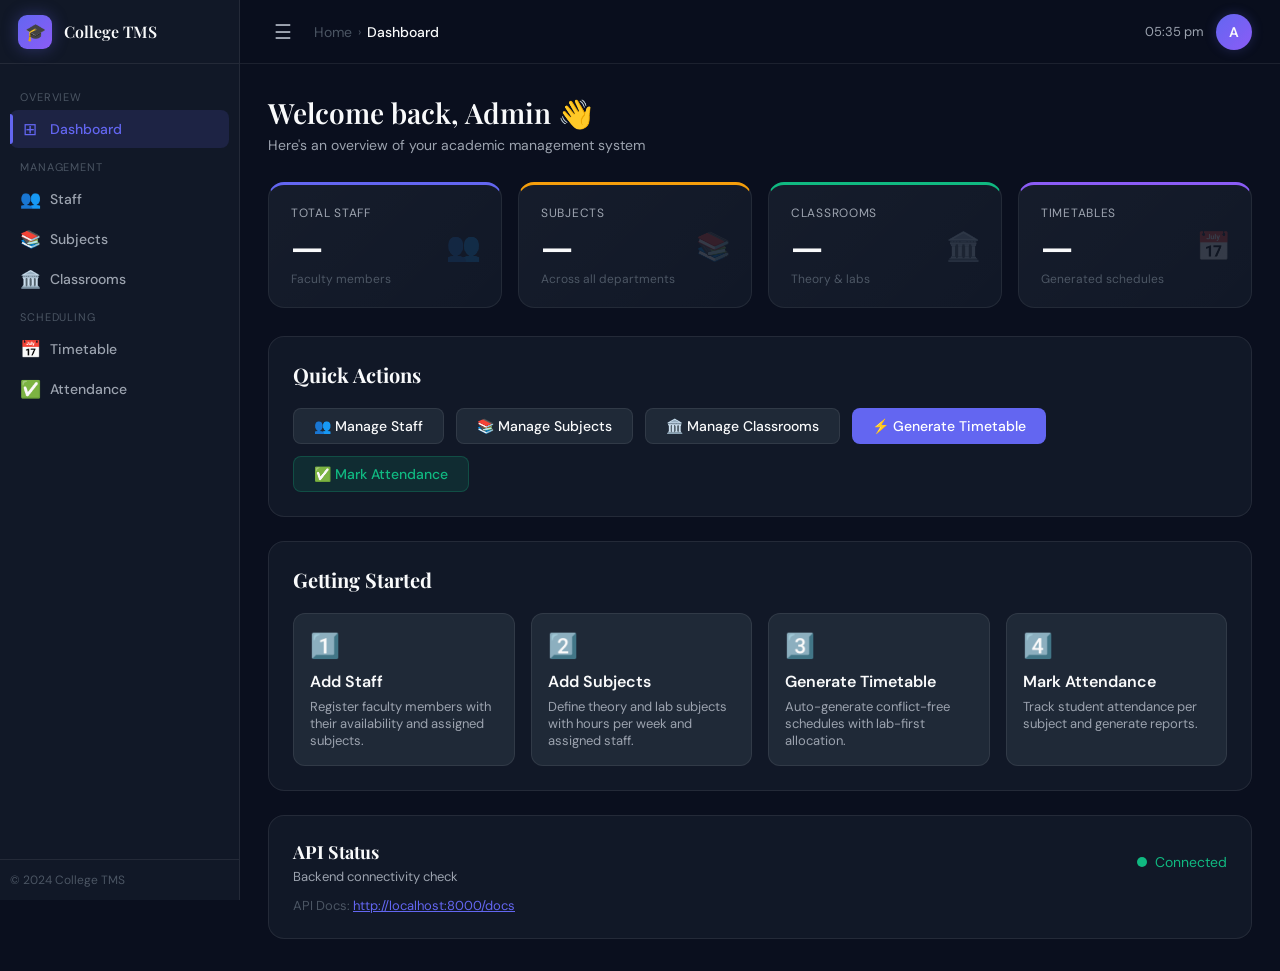
<file: frontend/index.html>
<!DOCTYPE html>
<html lang="en">
<head>
  <meta charset="UTF-8">
  <meta name="viewport" content="width=device-width, initial-scale=1.0">
  <title>College TMS — Dashboard</title>
  <link rel="stylesheet" href="css/main.css">
  <link rel="stylesheet" href="css/sidebar.css">
  <link rel="stylesheet" href="css/animations.css">
</head>
<body>

<!-- ── Sidebar ───────────────────────────────────── -->
<aside class="sidebar" id="sidebar">
  <div class="sidebar-logo">
    <div class="logo-icon">🎓</div>
    <span class="logo-text">College TMS</span>
  </div>
  <nav class="sidebar-nav">
    <span class="nav-section-title">Overview</span>
    <a href="index.html" class="nav-item active">
      <span class="nav-icon">⊞</span>
      <span class="nav-label">Dashboard</span>
    </a>
    <span class="nav-section-title">Management</span>
    <a href="staff.html" class="nav-item">
      <span class="nav-icon">👥</span>
      <span class="nav-label">Staff</span>
    </a>
    <a href="subjects.html" class="nav-item">
      <span class="nav-icon">📚</span>
      <span class="nav-label">Subjects</span>
    </a>
    <a href="classrooms.html" class="nav-item">
      <span class="nav-icon">🏛️</span>
      <span class="nav-label">Classrooms</span>
    </a>
    <span class="nav-section-title">Scheduling</span>
    <a href="timetable.html" class="nav-item">
      <span class="nav-icon">📅</span>
      <span class="nav-label">Timetable</span>
    </a>
    <a href="attendance.html" class="nav-item">
      <span class="nav-icon">✅</span>
      <span class="nav-label">Attendance</span>
    </a>
  </nav>
  <div class="sidebar-footer">
    <span class="nav-label">© 2024 College TMS</span>
  </div>
</aside>

<!-- ── Main Layout ────────────────────────────────── -->
<div class="layout" id="layout">
  <header class="header">
    <div class="header-left">
      <button class="sidebar-toggle" id="sidebar-toggle">☰</button>
      <nav class="breadcrumb">
        <a href="index.html" class="breadcrumb-home">Home</a>
        <span class="breadcrumb-sep">›</span>
        <span class="breadcrumb-current">Dashboard</span>
      </nav>
    </div>
    <div class="header-right">
      <span class="header-time" id="header-time"></span>
      <div class="avatar" title="Admin">A</div>
    </div>
  </header>

  <main class="page-content">
    <div class="page-header">
      <h1>Welcome back, Admin 👋</h1>
      <p>Here's an overview of your academic management system</p>
    </div>

    <!-- Stats -->
    <div class="stats-grid stagger-children" id="stats-grid">
      <div class="stat-card animate-fade-in-up" style="border-top:3px solid var(--accent-primary)">
        <span class="stat-icon">👥</span>
        <div class="stat-label">Total Staff</div>
        <div class="stat-value" id="stat-staff">—</div>
        <div class="stat-sub">Faculty members</div>
      </div>
      <div class="stat-card animate-fade-in-up" style="border-top:3px solid var(--accent-secondary)">
        <span class="stat-icon">📚</span>
        <div class="stat-label">Subjects</div>
        <div class="stat-value" id="stat-subjects">—</div>
        <div class="stat-sub">Across all departments</div>
      </div>
      <div class="stat-card animate-fade-in-up" style="border-top:3px solid var(--accent-success)">
        <span class="stat-icon">🏛️</span>
        <div class="stat-label">Classrooms</div>
        <div class="stat-value" id="stat-classrooms">—</div>
        <div class="stat-sub">Theory & labs</div>
      </div>
      <div class="stat-card animate-fade-in-up" style="border-top:3px solid var(--accent-purple)">
        <span class="stat-icon">📅</span>
        <div class="stat-label">Timetables</div>
        <div class="stat-value" id="stat-timetables">—</div>
        <div class="stat-sub">Generated schedules</div>
      </div>
    </div>

    <!-- Quick Actions -->
    <div class="card mb-24">
      <h3 style="font-family:'Playfair Display',serif;font-size:20px;margin-bottom:20px">Quick Actions</h3>
      <div class="flex gap-12" style="flex-wrap:wrap">
        <a href="staff.html" class="btn btn-secondary">👥 Manage Staff</a>
        <a href="subjects.html" class="btn btn-secondary">📚 Manage Subjects</a>
        <a href="classrooms.html" class="btn btn-secondary">🏛️ Manage Classrooms</a>
        <a href="timetable.html" class="btn btn-primary">⚡ Generate Timetable</a>
        <a href="attendance.html" class="btn btn-success">✅ Mark Attendance</a>
      </div>
    </div>

    <!-- Getting Started -->
    <div class="card">
      <h3 style="font-family:'Playfair Display',serif;font-size:20px;margin-bottom:20px">Getting Started</h3>
      <div style="display:grid;grid-template-columns:repeat(auto-fit,minmax(220px,1fr));gap:16px">
        <div style="padding:16px;background:var(--bg-elevated);border-radius:var(--radius-md);border:1px solid var(--border)">
          <div style="font-size:24px;margin-bottom:10px">1️⃣</div>
          <div style="font-weight:600;margin-bottom:6px">Add Staff</div>
          <div style="font-size:13px;color:var(--text-secondary)">Register faculty members with their availability and assigned subjects.</div>
        </div>
        <div style="padding:16px;background:var(--bg-elevated);border-radius:var(--radius-md);border:1px solid var(--border)">
          <div style="font-size:24px;margin-bottom:10px">2️⃣</div>
          <div style="font-weight:600;margin-bottom:6px">Add Subjects</div>
          <div style="font-size:13px;color:var(--text-secondary)">Define theory and lab subjects with hours per week and assigned staff.</div>
        </div>
        <div style="padding:16px;background:var(--bg-elevated);border-radius:var(--radius-md);border:1px solid var(--border)">
          <div style="font-size:24px;margin-bottom:10px">3️⃣</div>
          <div style="font-weight:600;margin-bottom:6px">Generate Timetable</div>
          <div style="font-size:13px;color:var(--text-secondary)">Auto-generate conflict-free schedules with lab-first allocation.</div>
        </div>
        <div style="padding:16px;background:var(--bg-elevated);border-radius:var(--radius-md);border:1px solid var(--border)">
          <div style="font-size:24px;margin-bottom:10px">4️⃣</div>
          <div style="font-weight:600;margin-bottom:6px">Mark Attendance</div>
          <div style="font-size:13px;color:var(--text-secondary)">Track student attendance per subject and generate reports.</div>
        </div>
      </div>
    </div>

    <!-- API Status -->
    <div class="card mt-24">
      <div class="flex-between">
        <div>
          <h3 style="font-family:'Playfair Display',serif;font-size:18px">API Status</h3>
          <p style="font-size:13px;color:var(--text-secondary);margin-top:4px">Backend connectivity check</p>
        </div>
        <div id="api-status" style="display:flex;align-items:center;gap:8px;font-size:14px">
          <span class="spinner"></span> Checking…
        </div>
      </div>
      <div style="margin-top:12px;font-size:13px;color:var(--text-muted)">
        API Docs: <a href="http://localhost:8000/docs" target="_blank" style="color:var(--accent-primary)">http://localhost:8000/docs</a>
      </div>
    </div>
  </main>
</div>

<script src="js/api.js"></script>
<script src="js/ui.js"></script>
<script>
  async function loadStats() {
    try {
      const [staff, subjects, classrooms, timetables] = await Promise.allSettled([
        api.get('/staff'), api.get('/subjects'), api.get('/classrooms'), api.get('/timetable')
      ]);
      document.getElementById('stat-staff').textContent      = staff.value?.length      ?? '—';
      document.getElementById('stat-subjects').textContent   = subjects.value?.length   ?? '—';
      document.getElementById('stat-classrooms').textContent = classrooms.value?.length ?? '—';
      document.getElementById('stat-timetables').textContent = timetables.value?.length ?? '—';

      document.getElementById('api-status').innerHTML = `
        <span style="width:10px;height:10px;border-radius:50%;background:var(--accent-success);display:inline-block"></span>
        <span style="color:var(--accent-success)">Connected</span>`;
    } catch(e) {
      document.getElementById('api-status').innerHTML = `
        <span style="width:10px;height:10px;border-radius:50%;background:var(--accent-danger);display:inline-block"></span>
        <span style="color:var(--accent-danger)">Offline — Start the backend server</span>`;
    }
  }
  document.addEventListener('DOMContentLoaded', loadStats);
</script>
</body>
</html>
</file>
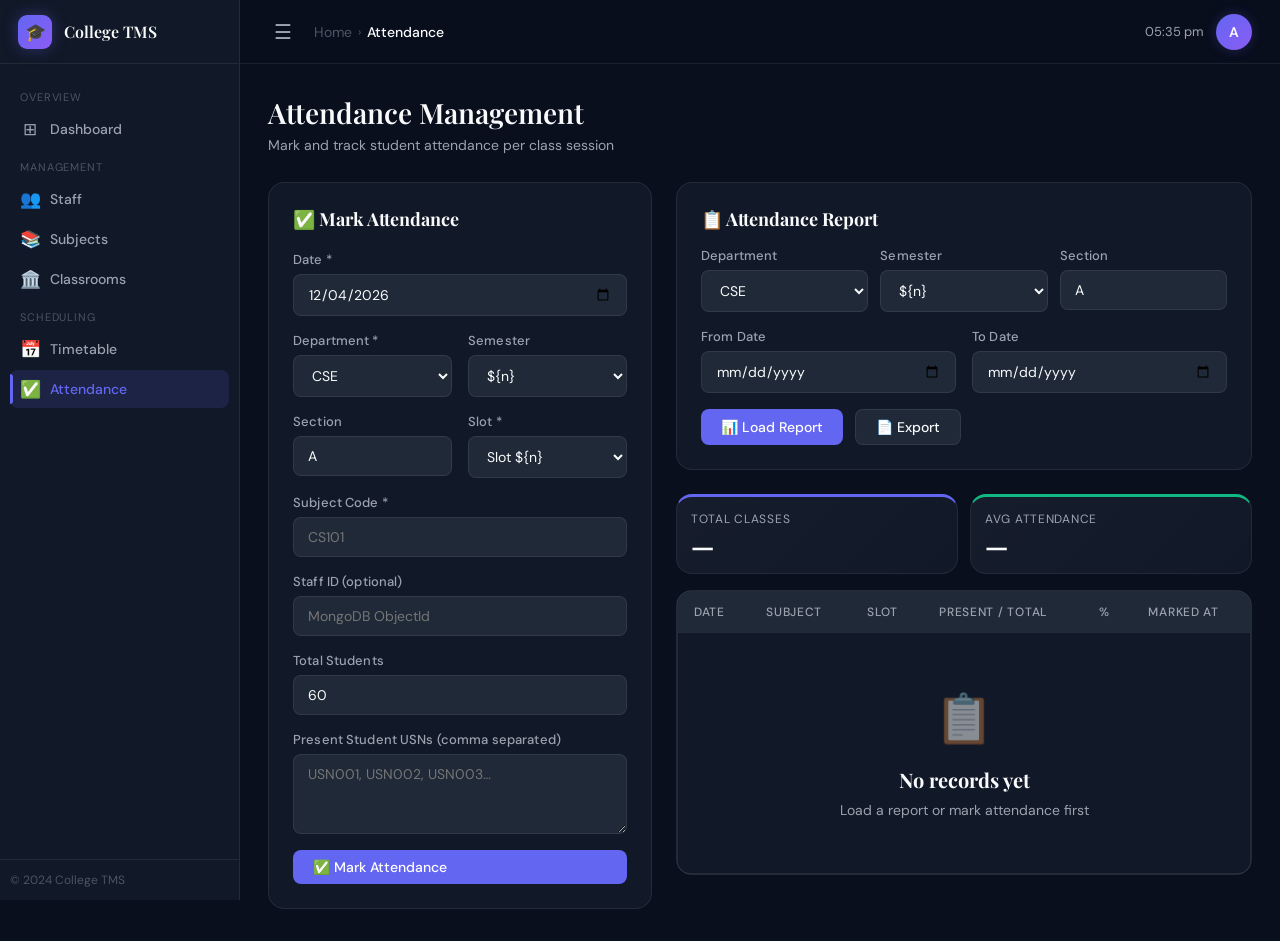
<file: frontend/attendance.html>
<!DOCTYPE html>
<html lang="en">
<head>
  <meta charset="UTF-8">
  <meta name="viewport" content="width=device-width, initial-scale=1.0">
  <title>College TMS — Attendance</title>
  <link rel="stylesheet" href="css/main.css">
  <link rel="stylesheet" href="css/sidebar.css">
  <link rel="stylesheet" href="css/animations.css">
</head>
<body>

<aside class="sidebar" id="sidebar">
  <div class="sidebar-logo">
    <div class="logo-icon">🎓</div>
    <span class="logo-text">College TMS</span>
  </div>
  <nav class="sidebar-nav">
    <span class="nav-section-title">Overview</span>
    <a href="index.html" class="nav-item"><span class="nav-icon">⊞</span><span class="nav-label">Dashboard</span></a>
    <span class="nav-section-title">Management</span>
    <a href="staff.html" class="nav-item"><span class="nav-icon">👥</span><span class="nav-label">Staff</span></a>
    <a href="subjects.html" class="nav-item"><span class="nav-icon">📚</span><span class="nav-label">Subjects</span></a>
    <a href="classrooms.html" class="nav-item"><span class="nav-icon">🏛️</span><span class="nav-label">Classrooms</span></a>
    <span class="nav-section-title">Scheduling</span>
    <a href="timetable.html" class="nav-item"><span class="nav-icon">📅</span><span class="nav-label">Timetable</span></a>
    <a href="attendance.html" class="nav-item active"><span class="nav-icon">✅</span><span class="nav-label">Attendance</span></a>
  </nav>
  <div class="sidebar-footer"><span class="nav-label">© 2024 College TMS</span></div>
</aside>

<div class="layout" id="layout">
  <header class="header">
    <div class="header-left">
      <button class="sidebar-toggle" id="sidebar-toggle">☰</button>
      <nav class="breadcrumb">
        <a href="index.html" class="breadcrumb-home">Home</a>
        <span class="breadcrumb-sep">›</span>
        <span class="breadcrumb-current">Attendance</span>
      </nav>
    </div>
    <div class="header-right">
      <span class="header-time" id="header-time"></span>
      <div class="avatar">A</div>
    </div>
  </header>

  <main class="page-content">
    <div class="page-header">
      <h1>Attendance Management</h1>
      <p>Mark and track student attendance per class session</p>
    </div>

    <div style="display:grid;grid-template-columns:1fr 1.5fr;gap:24px;align-items:start" id="att-layout">

      <!-- Mark Attendance -->
      <div class="card">
        <h3 style="font-family:'Playfair Display',serif;font-size:18px;margin-bottom:20px">✅ Mark Attendance</h3>

        <div class="input-group"><label>Date *</label><input id="att-date" type="date"></div>
        <div class="grid-2">
          <div class="input-group">
            <label>Department *</label>
            <select id="att-dept">
              <option value="CSE">CSE</option><option value="ECE">ECE</option>
              <option value="MECH">MECH</option><option value="CIVIL">CIVIL</option>
            </select>
          </div>
          <div class="input-group">
            <label>Semester</label>
            <select id="att-sem">${[1,2,3,4,5,6,7,8].map(n=>`<option>${n}</option>`).join('')}</select>
          </div>
        </div>
        <div class="grid-2">
          <div class="input-group"><label>Section</label><input id="att-section" value="A" style="text-transform:uppercase" placeholder="A"></div>
          <div class="input-group"><label>Slot *</label>
            <select id="att-slot">${[1,2,3,4,5,6].map(n=>`<option value="${n}">Slot ${n}</option>`).join('')}</select>
          </div>
        </div>
        <div class="input-group"><label>Subject Code *</label><input id="att-subject" placeholder="CS101" style="text-transform:uppercase"></div>
        <div class="input-group"><label>Staff ID (optional)</label><input id="att-staff" placeholder="MongoDB ObjectId"></div>
        <div class="input-group"><label>Total Students</label><input id="att-total" type="number" value="60" min="1"></div>
        <div class="input-group">
          <label>Present Student USNs (comma separated)</label>
          <textarea id="att-present" placeholder="USN001, USN002, USN003…" rows="3"></textarea>
        </div>

        <button class="btn btn-primary w-full" id="mark-btn" onclick="markAttendance()">
          ✅ Mark Attendance
        </button>
      </div>

      <!-- Report Section -->
      <div>
        <div class="card mb-24">
          <h3 style="font-family:'Playfair Display',serif;font-size:18px;margin-bottom:16px">📋 Attendance Report</h3>
          <div style="display:grid;grid-template-columns:repeat(auto-fit,minmax(110px,1fr));gap:12px;margin-bottom:16px">
            <div class="input-group" style="margin:0">
              <label>Department</label>
              <select id="rep-dept">
                <option value="CSE">CSE</option><option value="ECE">ECE</option>
                <option value="MECH">MECH</option><option value="CIVIL">CIVIL</option>
              </select>
            </div>
            <div class="input-group" style="margin:0">
              <label>Semester</label>
              <select id="rep-sem">${[1,2,3,4,5,6,7,8].map(n=>`<option>${n}</option>`).join('')}</select>
            </div>
            <div class="input-group" style="margin:0">
              <label>Section</label>
              <input id="rep-section" value="A">
            </div>
          </div>
          <div class="grid-2 mb-16">
            <div class="input-group" style="margin:0"><label>From Date</label><input id="rep-from" type="date"></div>
            <div class="input-group" style="margin:0"><label>To Date</label><input id="rep-to" type="date"></div>
          </div>
          <div style="display:flex;gap:12px">
            <button class="btn btn-primary" onclick="loadReport()">📊 Load Report</button>
            <button class="btn btn-secondary" onclick="exportAttPDF()">📄 Export</button>
          </div>
        </div>

        <!-- Summary stats -->
        <div style="display:grid;grid-template-columns:1fr 1fr;gap:12px;margin-bottom:16px">
          <div class="stat-card" style="padding:14px;border-top:3px solid var(--accent-primary)">
            <div class="stat-label">Total Classes</div>
            <div class="stat-value" id="att-total-classes" style="font-size:26px">—</div>
          </div>
          <div class="stat-card" style="padding:14px;border-top:3px solid var(--accent-success)">
            <div class="stat-label">Avg Attendance</div>
            <div class="stat-value" id="att-avg-pct" style="font-size:26px">—</div>
          </div>
        </div>

        <!-- Report table -->
        <div class="card" style="padding:0">
          <div class="table-wrapper">
            <table class="data-table">
              <thead>
                <tr>
                  <th>Date</th>
                  <th>Subject</th>
                  <th>Slot</th>
                  <th>Present / Total</th>
                  <th>%</th>
                  <th>Marked At</th>
                </tr>
              </thead>
              <tbody id="att-tbody">
                <tr><td colspan="6"><div class="empty-state" style="padding:40px 20px"><div class="empty-icon">📋</div><h3>No records yet</h3><p>Load a report or mark attendance first</p></div></td></tr>
              </tbody>
            </table>
          </div>
        </div>
      </div>
    </div>
  </main>
</div>

<script src="js/api.js"></script>
<script src="js/ui.js"></script>
<script src="js/attendance.js"></script>
<script>
async function exportAttPDF() {
  const dept    = document.getElementById('rep-dept').value;
  const sem     = document.getElementById('rep-sem').value;
  const section = document.getElementById('rep-section').value.trim() || 'A';
https://nietweb.onrender.com/api/export/attendance/${dept}/${sem}/pdf?section=${section}
}

// Responsive: stack on small screens
function adjustLayout() {
  const layout = document.getElementById('att-layout');
  if (window.innerWidth < 900) {
    layout.style.gridTemplateColumns = '1fr';
  } else {
    layout.style.gridTemplateColumns = '1fr 1.5fr';
  }
}
window.addEventListener('resize', adjustLayout);
adjustLayout();
</script>
</body>
</html>
</file>
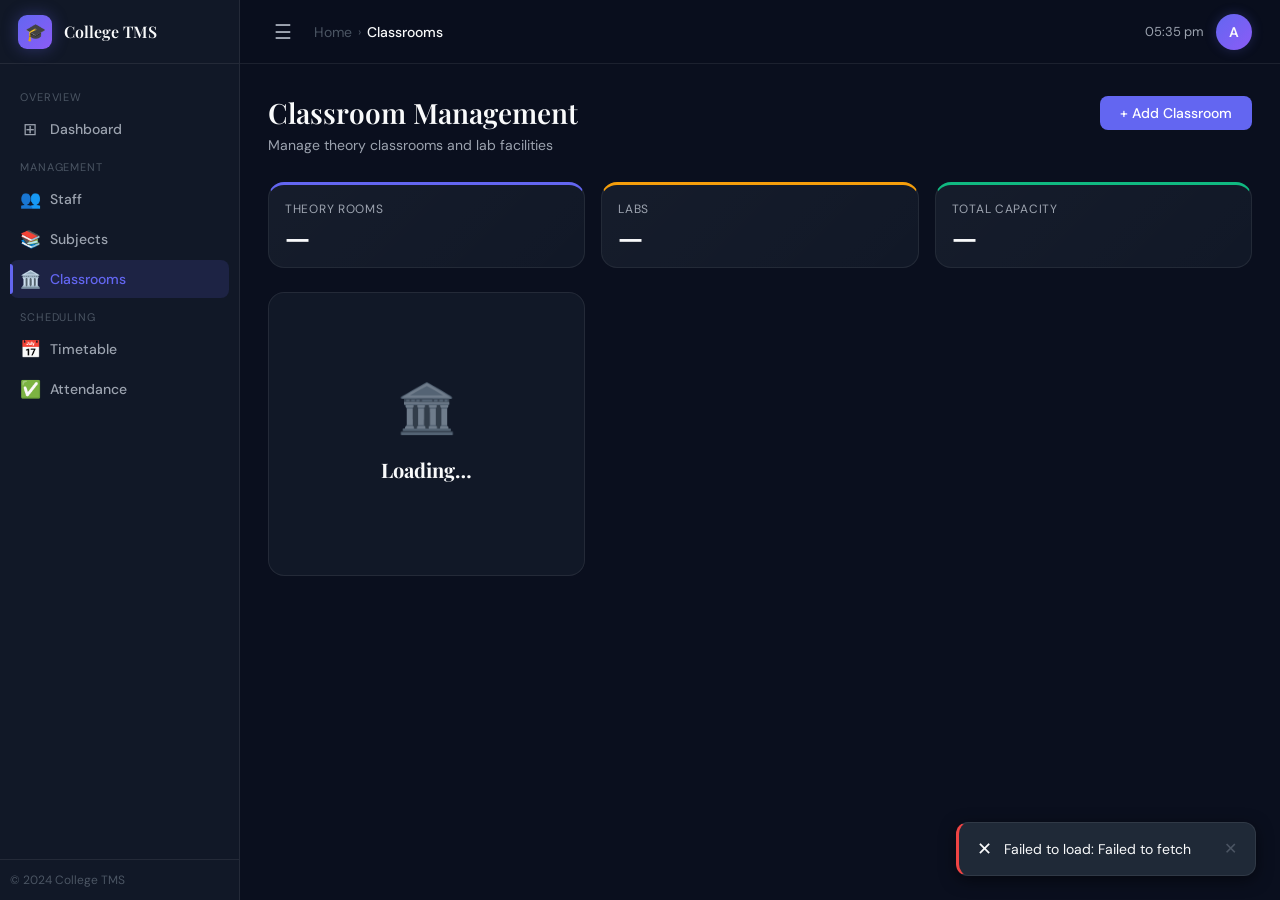
<file: frontend/classrooms.html>
<!DOCTYPE html>
<html lang="en">
<head>
  <meta charset="UTF-8">
  <meta name="viewport" content="width=device-width, initial-scale=1.0">
  <title>College TMS — Classrooms</title>
  <link rel="stylesheet" href="css/main.css">
  <link rel="stylesheet" href="css/sidebar.css">
  <link rel="stylesheet" href="css/animations.css">
</head>
<body>

<aside class="sidebar" id="sidebar">
  <div class="sidebar-logo">
    <div class="logo-icon">🎓</div>
    <span class="logo-text">College TMS</span>
  </div>
  <nav class="sidebar-nav">
    <span class="nav-section-title">Overview</span>
    <a href="index.html" class="nav-item"><span class="nav-icon">⊞</span><span class="nav-label">Dashboard</span></a>
    <span class="nav-section-title">Management</span>
    <a href="staff.html" class="nav-item"><span class="nav-icon">👥</span><span class="nav-label">Staff</span></a>
    <a href="subjects.html" class="nav-item"><span class="nav-icon">📚</span><span class="nav-label">Subjects</span></a>
    <a href="classrooms.html" class="nav-item active"><span class="nav-icon">🏛️</span><span class="nav-label">Classrooms</span></a>
    <span class="nav-section-title">Scheduling</span>
    <a href="timetable.html" class="nav-item"><span class="nav-icon">📅</span><span class="nav-label">Timetable</span></a>
    <a href="attendance.html" class="nav-item"><span class="nav-icon">✅</span><span class="nav-label">Attendance</span></a>
  </nav>
  <div class="sidebar-footer"><span class="nav-label">© 2024 College TMS</span></div>
</aside>

<div class="layout" id="layout">
  <header class="header">
    <div class="header-left">
      <button class="sidebar-toggle" id="sidebar-toggle">☰</button>
      <nav class="breadcrumb">
        <a href="index.html" class="breadcrumb-home">Home</a>
        <span class="breadcrumb-sep">›</span>
        <span class="breadcrumb-current">Classrooms</span>
      </nav>
    </div>
    <div class="header-right">
      <span class="header-time" id="header-time"></span>
      <div class="avatar">A</div>
    </div>
  </header>

  <main class="page-content">
    <div class="page-header-row">
      <div class="page-header" style="margin-bottom:0">
        <h1>Classroom Management</h1>
        <p>Manage theory classrooms and lab facilities</p>
      </div>
      <button class="btn btn-primary" onclick="openAdd()">+ Add Classroom</button>
    </div>

    <!-- Stats mini -->
    <div class="stats-grid" style="grid-template-columns:repeat(auto-fit,minmax(150px,1fr));margin-bottom:24px">
      <div class="stat-card" style="padding:16px;border-top:3px solid var(--accent-primary)">
        <div class="stat-label">Theory Rooms</div>
        <div class="stat-value" id="count-theory" style="font-size:28px">—</div>
      </div>
      <div class="stat-card" style="padding:16px;border-top:3px solid var(--accent-secondary)">
        <div class="stat-label">Labs</div>
        <div class="stat-value" id="count-lab" style="font-size:28px">—</div>
      </div>
      <div class="stat-card" style="padding:16px;border-top:3px solid var(--accent-success)">
        <div class="stat-label">Total Capacity</div>
        <div class="stat-value" id="count-cap" style="font-size:28px">—</div>
      </div>
    </div>

    <!-- Cards grid -->
    <div id="room-grid" style="display:grid;grid-template-columns:repeat(auto-fill,minmax(260px,1fr));gap:16px">
      <div class="card"><div class="empty-state"><div class="empty-icon">🏛️</div><h3>Loading…</h3></div></div>
    </div>
  </main>
</div>

<script src="js/api.js"></script>
<script src="js/ui.js"></script>
<script>
let allRooms = [];

async function loadRooms() {
  try {
    allRooms = await api.get('/classrooms');
    renderRooms(allRooms);
    document.getElementById('count-theory').textContent = allRooms.filter(r=>r.type==='theory').length;
    document.getElementById('count-lab').textContent    = allRooms.filter(r=>r.type==='lab').length;
    document.getElementById('count-cap').textContent    = allRooms.reduce((a,r)=>a+(r.capacity||0),0);
  } catch(e) {
    ui.toast('Failed to load: ' + e.message, 'error');
  }
}

function renderRooms(list) {
  const grid = document.getElementById('room-grid');
  if (!list.length) {
    grid.innerHTML = `<div class="card" style="grid-column:1/-1"><div class="empty-state"><div class="empty-icon">🏛️</div><h3>No classrooms yet</h3><p>Add your first classroom to get started</p></div></div>`;
    return;
  }
  grid.innerHTML = list.map(r => `
    <div class="card animate-fade-in-up" style="padding:20px">
      <div style="display:flex;justify-content:space-between;align-items:flex-start;margin-bottom:12px">
        <div>
          <div style="font-size:22px;font-family:'Playfair Display',serif;font-weight:600">${r.room_number}</div>
          <div style="font-size:13px;color:var(--text-secondary)">${r.building}</div>
        </div>
        <span class="badge ${r.type==='lab'?'badge-lab':'badge-theory'}">${r.type}</span>
      </div>
      <div style="display:flex;gap:16px;font-size:13px;color:var(--text-secondary);margin-bottom:16px">
        <span>👥 ${r.capacity} seats</span>
        ${r.department ? `<span>🏫 ${r.department}</span>` : ''}
      </div>
      ${r.facilities?.length ? `<div style="display:flex;flex-wrap:wrap;gap:4px;margin-bottom:12px">${r.facilities.map(f=>`<span class="badge badge-free" style="font-size:11px">${f}</span>`).join('')}</div>` : ''}
      <div class="flex gap-8 mt-8">
        <button class="btn btn-secondary btn-sm" style="flex:1" onclick="editRoom('${r.id}')">Edit</button>
        <button class="btn btn-danger btn-sm" onclick="deleteRoom('${r.id}','${r.room_number}')">🗑</button>
      </div>
    </div>
  `).join('');
}

function roomModalContent(r = {}) {
  const FACILITIES = ['Projector','Smart Board','AC','WiFi','Lab Computers','Oscilloscope','3D Printer'];
  return `
    <div class="grid-2">
      <div class="input-group"><label>Room Number *</label><input id="r-num" value="${r.room_number||''}" placeholder="101-A"></div>
      <div class="input-group"><label>Building *</label><input id="r-bld" value="${r.building||''}" placeholder="Main Block"></div>
    </div>
    <div class="grid-2">
      <div class="input-group"><label>Type</label>
        <select id="r-type"><option value="theory" ${r.type!=='lab'?'selected':''}>Theory</option><option value="lab" ${r.type==='lab'?'selected':''}>Lab</option></select>
      </div>
      <div class="input-group"><label>Capacity</label><input id="r-cap" type="number" value="${r.capacity||60}" min="1"></div>
    </div>
    <div class="input-group"><label>Department</label>
      <select id="r-dept">
        <option value="" ${!r.department?'selected':''}>General</option>
        ${['CSE','ECE','MECH','CIVIL','EEE'].map(d=>`<option value="${d}" ${r.department===d?'selected':''}>${d}</option>`).join('')}
      </select>
    </div>
    <div class="input-group"><label>Facilities</label>
      <div style="display:flex;flex-wrap:wrap;gap:8px;margin-top:6px">
        ${FACILITIES.map(f=>`<label style="display:flex;align-items:center;gap:5px;font-size:13px;cursor:pointer">
          <input type="checkbox" class="fac-check" value="${f}" ${(r.facilities||[]).includes(f)?'checked':''} style="accent-color:var(--accent-primary)">
          ${f}
        </label>`).join('')}
      </div>
    </div>
  `;
}

function readFacilities(overlay) {
  return [...overlay.querySelectorAll('.fac-check:checked')].map(c => c.value);
}

function openAdd() {
  ui.modal({
    title: 'Add Classroom',
    content: roomModalContent(),
    confirmText: 'Add Classroom',
    onConfirm: async (overlay) => {
      const room_number = overlay.querySelector('#r-num').value.trim();
      const building    = overlay.querySelector('#r-bld').value.trim();
      const type        = overlay.querySelector('#r-type').value;
      const capacity    = parseInt(overlay.querySelector('#r-cap').value);
      const department  = overlay.querySelector('#r-dept').value;
      const facilities  = readFacilities(overlay);
      if (!room_number || !building) { ui.toast('Room number and building are required', 'error'); throw new Error(); }
      await api.post('/classrooms', { room_number, building, type, capacity, department, facilities });
      ui.toast('Classroom added!', 'success');
      await loadRooms();
    },
  });
}

async function editRoom(id) {
  const r = allRooms.find(x => x.id === id);
  if (!r) return;
  ui.modal({
    title: 'Edit Classroom',
    content: roomModalContent(r),
    confirmText: 'Save Changes',
    onConfirm: async (overlay) => {
      const room_number = overlay.querySelector('#r-num').value.trim();
      const building    = overlay.querySelector('#r-bld').value.trim();
      const type        = overlay.querySelector('#r-type').value;
      const capacity    = parseInt(overlay.querySelector('#r-cap').value);
      const department  = overlay.querySelector('#r-dept').value;
      const facilities  = readFacilities(overlay);
      await api.put(`/classrooms/${id}`, { room_number, building, type, capacity, department, facilities });
      ui.toast('Updated!', 'success');
      await loadRooms();
    },
  });
}

async function deleteRoom(id, num) {
  const ok = await ui.confirm(`Delete classroom <strong>${num}</strong>?`);
  if (!ok) return;
  try {
    await api.delete(`/classrooms/${id}`);
    ui.toast(`${num} deleted`, 'success');
    await loadRooms();
  } catch(e) { ui.toast(e.message, 'error'); }
}

document.addEventListener('DOMContentLoaded', loadRooms);
</script>
</body>
</html>
</file>
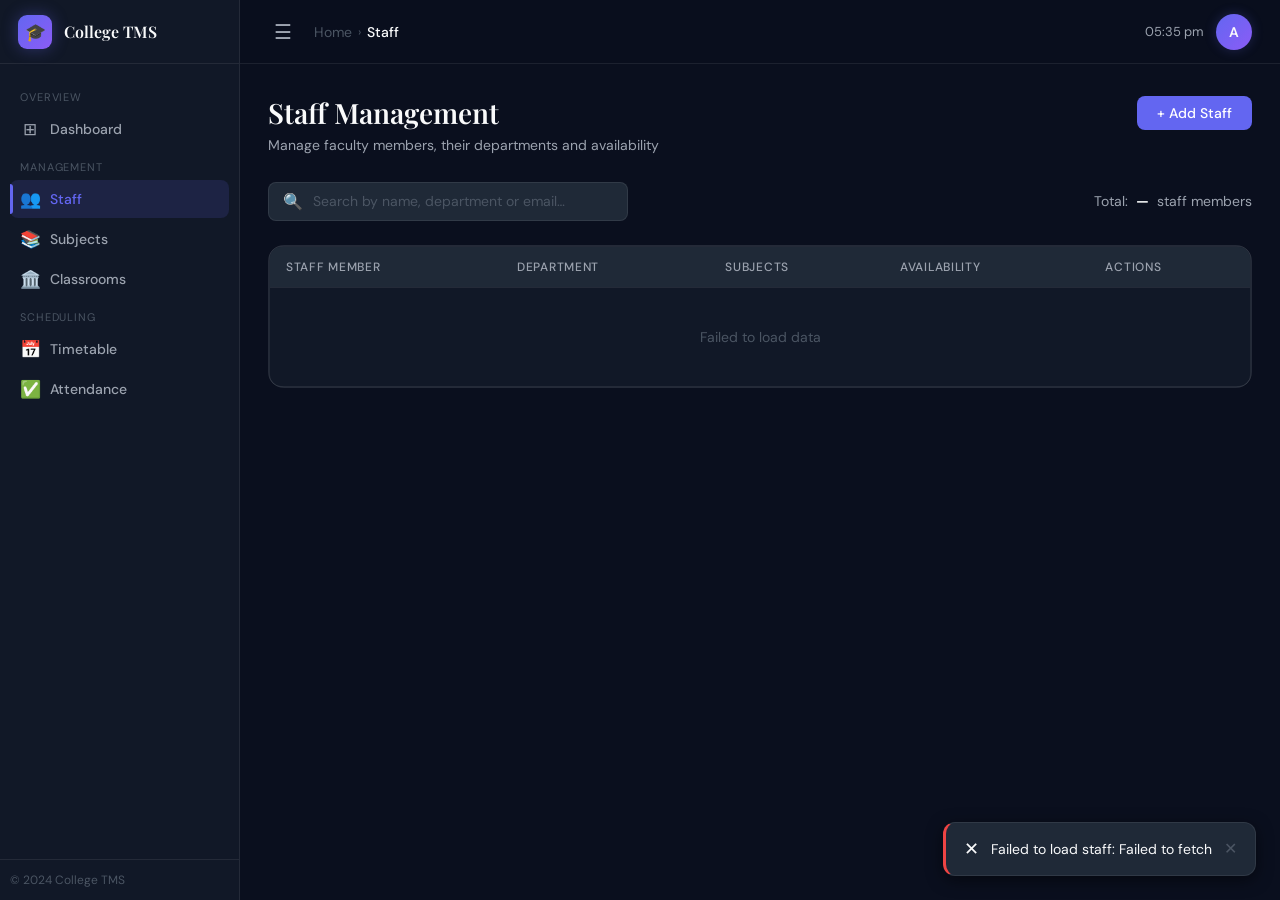
<file: frontend/staff.html>
<!DOCTYPE html>
<html lang="en">
<head>
  <meta charset="UTF-8">
  <meta name="viewport" content="width=device-width, initial-scale=1.0">
  <title>College TMS — Staff</title>
  <link rel="stylesheet" href="css/main.css">
  <link rel="stylesheet" href="css/sidebar.css">
  <link rel="stylesheet" href="css/animations.css">
</head>
<body>

<aside class="sidebar" id="sidebar">
  <div class="sidebar-logo">
    <div class="logo-icon">🎓</div>
    <span class="logo-text">College TMS</span>
  </div>
  <nav class="sidebar-nav">
    <span class="nav-section-title">Overview</span>
    <a href="index.html" class="nav-item"><span class="nav-icon">⊞</span><span class="nav-label">Dashboard</span></a>
    <span class="nav-section-title">Management</span>
    <a href="staff.html" class="nav-item active"><span class="nav-icon">👥</span><span class="nav-label">Staff</span></a>
    <a href="subjects.html" class="nav-item"><span class="nav-icon">📚</span><span class="nav-label">Subjects</span></a>
    <a href="classrooms.html" class="nav-item"><span class="nav-icon">🏛️</span><span class="nav-label">Classrooms</span></a>
    <span class="nav-section-title">Scheduling</span>
    <a href="timetable.html" class="nav-item"><span class="nav-icon">📅</span><span class="nav-label">Timetable</span></a>
    <a href="attendance.html" class="nav-item"><span class="nav-icon">✅</span><span class="nav-label">Attendance</span></a>
  </nav>
  <div class="sidebar-footer"><span class="nav-label">© 2024 College TMS</span></div>
</aside>

<div class="layout" id="layout">
  <header class="header">
    <div class="header-left">
      <button class="sidebar-toggle" id="sidebar-toggle">☰</button>
      <nav class="breadcrumb">
        <a href="index.html" class="breadcrumb-home">Home</a>
        <span class="breadcrumb-sep">›</span>
        <span class="breadcrumb-current">Staff</span>
      </nav>
    </div>
    <div class="header-right">
      <span class="header-time" id="header-time"></span>
      <div class="avatar">A</div>
    </div>
  </header>

  <main class="page-content">
    <div class="page-header-row">
      <div class="page-header" style="margin-bottom:0">
        <h1>Staff Management</h1>
        <p>Manage faculty members, their departments and availability</p>
      </div>
      <button class="btn btn-primary" onclick="openAddStaff()">+ Add Staff</button>
    </div>

    <!-- Search & Stats -->
    <div class="flex-between gap-16 mb-24" style="flex-wrap:wrap">
      <div class="search-bar" style="flex:1;max-width:360px">
        <span>🔍</span>
        <input id="staff-search" placeholder="Search by name, department or email…">
      </div>
      <div style="display:flex;align-items:center;gap:8px;font-size:14px;color:var(--text-secondary)">
        Total: <strong id="staff-count" style="color:var(--text-primary)">—</strong> staff members
      </div>
    </div>

    <!-- Table -->
    <div class="card" style="padding:0">
      <div class="table-wrapper">
        <table class="data-table">
          <thead>
            <tr>
              <th>Staff Member</th>
              <th>Department</th>
              <th>Subjects</th>
              <th>Availability</th>
              <th>Actions</th>
            </tr>
          </thead>
          <tbody id="staff-tbody">
            <tr><td colspan="5"><div class="empty-state"><div class="empty-icon">👥</div><h3>Loading…</h3></div></td></tr>
          </tbody>
        </table>
      </div>
    </div>
  </main>
</div>

<script src="js/api.js"></script>
<script src="js/ui.js"></script>
<script src="js/staff.js"></script>
</body>
</html>
</file>
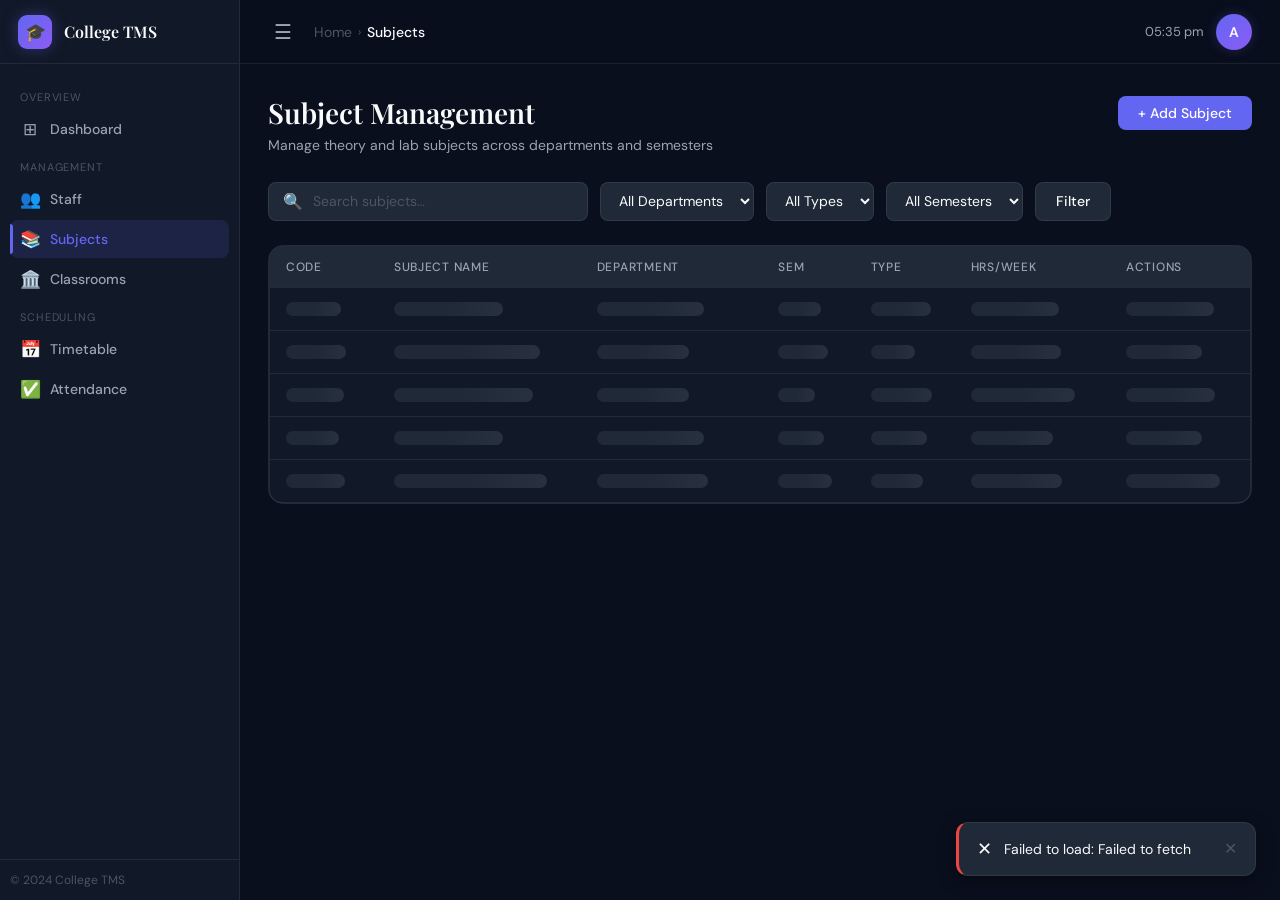
<file: frontend/subjects.html>
<!DOCTYPE html>
<html lang="en">
<head>
  <meta charset="UTF-8">
  <meta name="viewport" content="width=device-width, initial-scale=1.0">
  <title>College TMS — Subjects</title>
  <link rel="stylesheet" href="css/main.css">
  <link rel="stylesheet" href="css/sidebar.css">
  <link rel="stylesheet" href="css/animations.css">
</head>
<body>

<aside class="sidebar" id="sidebar">
  <div class="sidebar-logo">
    <div class="logo-icon">🎓</div>
    <span class="logo-text">College TMS</span>
  </div>
  <nav class="sidebar-nav">
    <span class="nav-section-title">Overview</span>
    <a href="index.html" class="nav-item"><span class="nav-icon">⊞</span><span class="nav-label">Dashboard</span></a>
    <span class="nav-section-title">Management</span>
    <a href="staff.html" class="nav-item"><span class="nav-icon">👥</span><span class="nav-label">Staff</span></a>
    <a href="subjects.html" class="nav-item active"><span class="nav-icon">📚</span><span class="nav-label">Subjects</span></a>
    <a href="classrooms.html" class="nav-item"><span class="nav-icon">🏛️</span><span class="nav-label">Classrooms</span></a>
    <span class="nav-section-title">Scheduling</span>
    <a href="timetable.html" class="nav-item"><span class="nav-icon">📅</span><span class="nav-label">Timetable</span></a>
    <a href="attendance.html" class="nav-item"><span class="nav-icon">✅</span><span class="nav-label">Attendance</span></a>
  </nav>
  <div class="sidebar-footer"><span class="nav-label">© 2024 College TMS</span></div>
</aside>

<div class="layout" id="layout">
  <header class="header">
    <div class="header-left">
      <button class="sidebar-toggle" id="sidebar-toggle">☰</button>
      <nav class="breadcrumb">
        <a href="index.html" class="breadcrumb-home">Home</a>
        <span class="breadcrumb-sep">›</span>
        <span class="breadcrumb-current">Subjects</span>
      </nav>
    </div>
    <div class="header-right">
      <span class="header-time" id="header-time"></span>
      <div class="avatar">A</div>
    </div>
  </header>

  <main class="page-content">
    <div class="page-header-row">
      <div class="page-header" style="margin-bottom:0">
        <h1>Subject Management</h1>
        <p>Manage theory and lab subjects across departments and semesters</p>
      </div>
      <button class="btn btn-primary" onclick="openAddSubject()">+ Add Subject</button>
    </div>

    <!-- Filters -->
    <div class="flex gap-12 mb-24" style="flex-wrap:wrap">
      <div class="search-bar" style="flex:1;max-width:320px">
        <span>🔍</span>
        <input id="sub-search" placeholder="Search subjects…">
      </div>
      <select id="filter-dept" class="input-group" style="margin:0;min-width:140px;background:var(--bg-elevated);border:1px solid var(--border);border-radius:var(--radius-sm);padding:8px 14px;color:var(--text-primary);font-family:'DM Sans',sans-serif;font-size:14px;outline:none">
        <option value="">All Departments</option>
        <option value="CSE">CSE</option>
        <option value="ECE">ECE</option>
        <option value="MECH">MECH</option>
      </select>
      <select id="filter-type" style="background:var(--bg-elevated);border:1px solid var(--border);border-radius:var(--radius-sm);padding:8px 14px;color:var(--text-primary);font-family:'DM Sans',sans-serif;font-size:14px;outline:none">
        <option value="">All Types</option>
        <option value="theory">Theory</option>
        <option value="lab">Lab</option>
      </select>
      <select id="filter-sem" style="background:var(--bg-elevated);border:1px solid var(--border);border-radius:var(--radius-sm);padding:8px 14px;color:var(--text-primary);font-family:'DM Sans',sans-serif;font-size:14px;outline:none">
        <option value="">All Semesters</option>
        <option>1</option><option>2</option><option>3</option>
        <option>4</option><option>5</option><option>6</option>
      </select>
      <button class="btn btn-secondary" onclick="applyFilters()">Filter</button>
    </div>

    <!-- Table -->
    <div class="card" style="padding:0">
      <div class="table-wrapper">
        <table class="data-table">
          <thead>
            <tr>
              <th>Code</th>
              <th>Subject Name</th>
              <th>Department</th>
              <th>Sem</th>
              <th>Type</th>
              <th>Hrs/Week</th>
              <th>Actions</th>
            </tr>
          </thead>
          <tbody id="sub-tbody">
            <tr><td colspan="7"><div class="empty-state"><div class="empty-icon">📚</div><h3>Loading…</h3></div></td></tr>
          </tbody>
        </table>
      </div>
    </div>
  </main>
</div>

<script src="js/api.js"></script>
<script src="js/ui.js"></script>
<script>
let allSubjects = [];
let allStaff = [];
const SUBJECT_COLORS = ['#6366F1','#F59E0B','#10B981','#EF4444','#8B5CF6','#06B6D4','#EC4899','#84CC16'];

async function loadSubjects() {
  ui.showSkeleton('sub-tbody', 7);
  try {
    [allSubjects, allStaff] = await Promise.all([api.get('/subjects'), api.get('/staff')]);
    renderSubjects(allSubjects);
  } catch(e) {
    ui.toast('Failed to load: ' + e.message, 'error');
  }
}

function renderSubjects(list) {
  const tbody = document.getElementById('sub-tbody');
  if (!list.length) {
    tbody.innerHTML = `<tr><td colspan="7"><div class="empty-state"><div class="empty-icon">📚</div><h3>No subjects found</h3><p>Add your first subject to get started</p></div></td></tr>`;
    return;
  }
  tbody.innerHTML = list.map(s => `
    <tr>
      <td><div style="display:flex;align-items:center;gap:8px"><span class="color-dot" style="background:${s.color||'#6366F1'}"></span><code style="font-family:monospace;font-size:13px;color:var(--accent-primary)">${s.code}</code></div></td>
      <td><strong>${s.name}</strong></td>
      <td><span class="badge badge-${s.department.toLowerCase()}">${s.department}</span></td>
      <td style="text-align:center;font-weight:600">${s.semester}</td>
      <td><span class="badge ${s.type==='lab'?'badge-lab':'badge-theory'}">${s.type}</span></td>
      <td style="text-align:center">${s.hours_per_week}h</td>
      <td><div class="actions">
        <button class="btn btn-secondary btn-sm" onclick="editSubject('${s.id}')">Edit</button>
        <button class="btn btn-danger btn-sm" onclick="deleteSubject('${s.id}','${s.name}')">Delete</button>
      </div></td>
    </tr>
  `).join('');
}

function applyFilters() {
  const search = document.getElementById('sub-search').value.toLowerCase();
  const dept   = document.getElementById('filter-dept').value;
  const type   = document.getElementById('filter-type').value;
  const sem    = document.getElementById('filter-sem').value;
  const filtered = allSubjects.filter(s =>
    (!search || s.name.toLowerCase().includes(search) || s.code.toLowerCase().includes(search)) &&
    (!dept   || s.department === dept) &&
    (!type   || s.type === type) &&
    (!sem    || String(s.semester) === sem)
  );
  renderSubjects(filtered);
}

function staffOptions(selected = '') {
  return allStaff.map(st => `<option value="${st.id}" ${st.id===selected?'selected':''}>${st.name} (${st.department})</option>`).join('');
}

function openAddSubject() {
  ui.modal({
    title: 'Add Subject',
    content: `
      <div class="grid-2">
        <div class="input-group"><label>Subject Code *</label><input id="s-code" placeholder="CS101"></div>
        <div class="input-group"><label>Department *</label>
          <select id="s-dept">
            <option value="CSE">CSE</option><option value="ECE">ECE</option>
            <option value="MECH">MECH</option><option value="CIVIL">CIVIL</option><option value="EEE">EEE</option>
          </select>
        </div>
      </div>
      <div class="input-group"><label>Subject Name *</label><input id="s-name" placeholder="Data Structures and Algorithms"></div>
      <div class="grid-2">
        <div class="input-group"><label>Semester *</label>
          <select id="s-sem">${[1,2,3,4,5,6,7,8].map(n=>`<option>${n}</option>`).join('')}</select>
        </div>
        <div class="input-group"><label>Type</label>
          <select id="s-type"><option value="theory">Theory</option><option value="lab">Lab</option></select>
        </div>
      </div>
      <div class="grid-2">
        <div class="input-group"><label>Hours per Week</label><input id="s-hours" type="number" value="4" min="1" max="10"></div>
        <div class="input-group"><label>Assign Staff</label><select id="s-staff"><option value="">— No staff —</option>${staffOptions()}</select></div>
      </div>
      <div class="input-group"><label>Color</label>
        <div style="display:flex;gap:8px;flex-wrap:wrap;margin-top:4px">
          ${SUBJECT_COLORS.map((c,i) => `<label style="cursor:pointer"><input type="radio" name="sub-color" value="${c}" ${i===0?'checked':''} style="display:none">
            <span style="display:inline-block;width:28px;height:28px;border-radius:6px;background:${c};border:2px solid transparent;transition:border 0.2s"
              onclick="this.previousElementSibling.checked=true;document.querySelectorAll('[name=sub-color]~span').forEach(s=>s.style.borderColor='transparent');this.style.borderColor='white'"></span>
          </label>`).join('')}
        </div>
      </div>
    `,
    confirmText: 'Add Subject',
    onConfirm: async (overlay) => {
      const code  = overlay.querySelector('#s-code').value.trim().toUpperCase();
      const name  = overlay.querySelector('#s-name').value.trim();
      const dept  = overlay.querySelector('#s-dept').value;
      const sem   = parseInt(overlay.querySelector('#s-sem').value);
      const type  = overlay.querySelector('#s-type').value;
      const hours = parseInt(overlay.querySelector('#s-hours').value);
      const staff_id = overlay.querySelector('#s-staff').value;
      const colorRadio = overlay.querySelector('[name=sub-color]:checked');
      const color = colorRadio ? colorRadio.value : '#6366F1';

      if (!code || !name) { ui.toast('Code and name are required', 'error'); throw new Error('validation'); }
      await api.post('/subjects', { code, name, department: dept, semester: sem, type, hours_per_week: hours, staff_id: staff_id || null, color });
      ui.toast(`${name} added!`, 'success');
      await loadSubjects();
    },
  });
}

async function editSubject(id) {
  const sub = allSubjects.find(s => s.id === id);
  if (!sub) return;
  ui.modal({
    title: 'Edit Subject',
    content: `
      <div class="input-group"><label>Subject Name</label><input id="s-name" value="${sub.name}"></div>
      <div class="grid-2">
        <div class="input-group"><label>Dept</label>
          <select id="s-dept">${['CSE','ECE','MECH','CIVIL','EEE'].map(d=>`<option value="${d}" ${d===sub.department?'selected':''}>${d}</option>`).join('')}</select>
        </div>
        <div class="input-group"><label>Semester</label>
          <select id="s-sem">${[1,2,3,4,5,6,7,8].map(n=>`<option ${n===sub.semester?'selected':''}>${n}</option>`).join('')}</select>
        </div>
      </div>
      <div class="grid-2">
        <div class="input-group"><label>Type</label>
          <select id="s-type"><option value="theory" ${sub.type==='theory'?'selected':''}>Theory</option><option value="lab" ${sub.type==='lab'?'selected':''}>Lab</option></select>
        </div>
        <div class="input-group"><label>Hours/Week</label><input id="s-hours" type="number" value="${sub.hours_per_week}" min="1" max="10"></div>
      </div>
      <div class="input-group"><label>Assign Staff</label>
        <select id="s-staff"><option value="">— No staff —</option>${staffOptions(sub.staff_id||'')}</select>
      </div>
    `,
    confirmText: 'Save Changes',
    onConfirm: async (overlay) => {
      const name  = overlay.querySelector('#s-name').value.trim();
      const dept  = overlay.querySelector('#s-dept').value;
      const sem   = parseInt(overlay.querySelector('#s-sem').value);
      const type  = overlay.querySelector('#s-type').value;
      const hours = parseInt(overlay.querySelector('#s-hours').value);
      const staff_id = overlay.querySelector('#s-staff').value;
      await api.put(`/subjects/${id}`, { name, department: dept, semester: sem, type, hours_per_week: hours, staff_id: staff_id || null });
      ui.toast('Subject updated!', 'success');
      await loadSubjects();
    },
  });
}

async function deleteSubject(id, name) {
  const ok = await ui.confirm(`Delete subject <strong>${name}</strong>?`);
  if (!ok) return;
  try {
    await api.delete(`/subjects/${id}`);
    ui.toast(`${name} deleted`, 'success');
    await loadSubjects();
  } catch(e) { ui.toast(e.message, 'error'); }
}

document.addEventListener('DOMContentLoaded', () => {
  loadSubjects();
  const s = document.getElementById('sub-search');
  if (s) s.addEventListener('input', ui.debounce(applyFilters, 250));
});
</script>
</body>
</html>
</file>
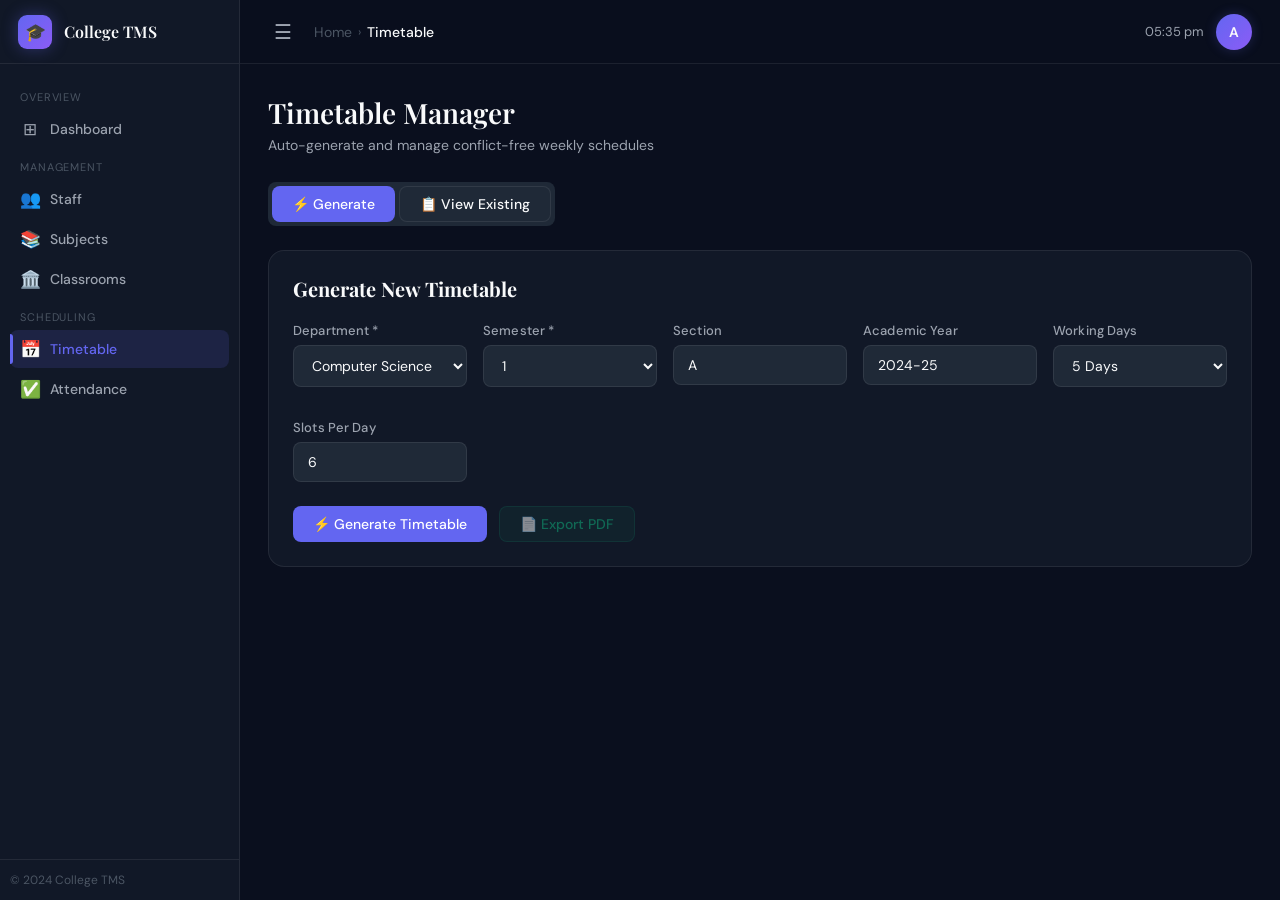
<file: frontend/timetable.html>
<!DOCTYPE html>
<html lang="en">
<head>
  <meta charset="UTF-8">
  <meta name="viewport" content="width=device-width, initial-scale=1.0">
  <title>College TMS — Timetable</title>
  <link rel="stylesheet" href="css/main.css">
  <link rel="stylesheet" href="css/sidebar.css">
  <link rel="stylesheet" href="css/timetable.css">
  <link rel="stylesheet" href="css/animations.css">
</head>
<body>

<aside class="sidebar" id="sidebar">
  <div class="sidebar-logo">
    <div class="logo-icon">🎓</div>
    <span class="logo-text">College TMS</span>
  </div>
  <nav class="sidebar-nav">
    <span class="nav-section-title">Overview</span>
    <a href="index.html" class="nav-item"><span class="nav-icon">⊞</span><span class="nav-label">Dashboard</span></a>
    <span class="nav-section-title">Management</span>
    <a href="staff.html" class="nav-item"><span class="nav-icon">👥</span><span class="nav-label">Staff</span></a>
    <a href="subjects.html" class="nav-item"><span class="nav-icon">📚</span><span class="nav-label">Subjects</span></a>
    <a href="classrooms.html" class="nav-item"><span class="nav-icon">🏛️</span><span class="nav-label">Classrooms</span></a>
    <span class="nav-section-title">Scheduling</span>
    <a href="timetable.html" class="nav-item active"><span class="nav-icon">📅</span><span class="nav-label">Timetable</span></a>
    <a href="attendance.html" class="nav-item"><span class="nav-icon">✅</span><span class="nav-label">Attendance</span></a>
  </nav>
  <div class="sidebar-footer"><span class="nav-label">© 2024 College TMS</span></div>
</aside>

<div class="layout" id="layout">
  <header class="header">
    <div class="header-left">
      <button class="sidebar-toggle" id="sidebar-toggle">☰</button>
      <nav class="breadcrumb">
        <a href="index.html" class="breadcrumb-home">Home</a>
        <span class="breadcrumb-sep">›</span>
        <span class="breadcrumb-current">Timetable</span>
      </nav>
    </div>
    <div class="header-right">
      <span class="header-time" id="header-time"></span>
      <div class="avatar">A</div>
    </div>
  </header>

  <main class="page-content">
    <div class="page-header">
      <h1>Timetable Manager</h1>
      <p>Auto-generate and manage conflict-free weekly schedules</p>
    </div>

    <!-- Tab switcher -->
    <div style="display:flex;gap:4px;background:var(--bg-elevated);border-radius:var(--radius-sm);padding:4px;width:fit-content;margin-bottom:24px">
      <button class="btn" id="tab-gen" onclick="switchTab('gen')" style="background:var(--accent-primary);color:white">⚡ Generate</button>
      <button class="btn btn-secondary" id="tab-view" onclick="switchTab('view')">📋 View Existing</button>
    </div>

    <!-- Generate tab -->
    <div id="panel-gen">
      <div class="card mb-24">
        <h3 style="font-family:'Playfair Display',serif;font-size:20px;margin-bottom:20px">Generate New Timetable</h3>
        <div style="display:grid;grid-template-columns:repeat(auto-fit,minmax(160px,1fr));gap:16px">
          <div class="input-group">
            <label>Department *</label>
            <select id="gen-dept">
              <option value="CSE">Computer Science (CSE)</option>
              <option value="ECE">Electronics (ECE)</option>
              <option value="MECH">Mechanical (MECH)</option>
              <option value="CIVIL">Civil</option>
              <option value="EEE">Electrical (EEE)</option>
            </select>
          </div>
          <div class="input-group">
            <label>Semester *</label>
            <select id="gen-sem">
              <option>1</option><option>2</option><option>3</option>
              <option>4</option><option>5</option><option>6</option>
              <option>7</option><option>8</option>
            </select>
          </div>
          <div class="input-group">
            <label>Section</label>
            <input id="gen-section" placeholder="A" value="A" style="text-transform:uppercase">
          </div>
          <div class="input-group">
            <label>Academic Year</label>
            <input id="gen-year" value="2024-25" placeholder="2024-25">
          </div>
          <div class="input-group">
            <label>Working Days</label>
            <select id="gen-days">
              <option value="5">5 Days</option>
              <option value="6">6 Days</option>
            </select>
          </div>
          <div class="input-group">
            <label>Slots Per Day</label>
            <input id="gen-slots" type="number" value="6" min="4" max="9">
          </div>
        </div>
        <div style="display:flex;gap:12px;margin-top:8px;flex-wrap:wrap">
          <button class="btn btn-primary" id="gen-btn" onclick="generateTimetable()">
            ⚡ Generate Timetable
          </button>
          <button class="btn btn-success" id="export-btn" onclick="exportPDF()" disabled>
            📄 Export PDF
          </button>
        </div>
      </div>
    </div>

    <!-- View existing tab -->
    <div id="panel-view" style="display:none">
      <div class="card mb-24">
        <h3 style="font-family:'Playfair Display',serif;font-size:20px;margin-bottom:20px">Load Existing Timetable</h3>
        <div style="display:flex;gap:16px;flex-wrap:wrap;align-items:flex-end">
          <div class="input-group" style="margin:0;flex:1;min-width:120px">
            <label>Department</label>
            <select id="view-dept">
              <option value="CSE">CSE</option><option value="ECE">ECE</option>
              <option value="MECH">MECH</option><option value="CIVIL">CIVIL</option>
            </select>
          </div>
          <div class="input-group" style="margin:0;flex:1;min-width:80px">
            <label>Semester</label>
            <select id="view-sem">${[1,2,3,4,5,6,7,8].map(n=>`<option>${n}</option>`).join('')}</select>
          </div>
          <div class="input-group" style="margin:0;min-width:80px">
            <label>Section</label>
            <input id="view-section" value="A" style="text-transform:uppercase">
          </div>
          <button class="btn btn-primary" onclick="loadExistingTimetable()">📋 Load</button>
        </div>
      </div>
    </div>

    <!-- Timetable display -->
    <div class="card" id="timetable-display" style="display:none">
      <div style="display:flex;justify-content:space-between;align-items:center;margin-bottom:20px;flex-wrap:wrap;gap:12px">
        <div>
          <h3 style="font-family:'Playfair Display',serif;font-size:20px">Weekly Schedule</h3>
          <div style="font-size:13px;color:var(--text-secondary);margin-top:4px" id="tt-meta"></div>
        </div>
        <div class="tt-legend">
          <div class="legend-item"><span class="legend-dot legend-theory"></span>Theory</div>
          <div class="legend-item"><span class="legend-dot legend-lab"></span>Lab</div>
          <div class="legend-item"><span class="legend-dot legend-free"></span>Free</div>
        </div>
      </div>
      <div class="timetable-wrapper">
        <table class="timetable-grid" id="timetable-table"></table>
      </div>
    </div>
  </main>
</div>

<script src="js/api.js"></script>
<script src="js/ui.js"></script>
<script src="js/timetable.js"></script>
<script>
function switchTab(tab) {
  document.getElementById('panel-gen').style.display  = tab === 'gen'  ? '' : 'none';
  document.getElementById('panel-view').style.display = tab === 'view' ? '' : 'none';
  document.getElementById('tab-gen').style.background  = tab === 'gen'  ? 'var(--accent-primary)' : '';
  document.getElementById('tab-gen').style.color       = tab === 'gen'  ? 'white' : '';
  document.getElementById('tab-view').style.background = tab === 'view' ? 'var(--accent-primary)' : '';
  document.getElementById('tab-view').style.color      = tab === 'view' ? 'white' : '';
  document.getElementById('tab-gen').className  = tab === 'gen'  ? 'btn' : 'btn btn-secondary';
  document.getElementById('tab-view').className = tab === 'view' ? 'btn' : 'btn btn-secondary';
}
</script>
</body>
</html>
</file>
<file: frontend/css/main.css>
@import url('https://fonts.googleapis.com/css2?family=DM+Sans:ital,opsz,wght@0,9..40,300;0,9..40,400;0,9..40,500;0,9..40,600;1,9..40,400&family=Playfair+Display:wght@600;700&display=swap');

:root {
  --bg-primary: #0A0F1E;
  --bg-surface: #111827;
  --bg-elevated: #1F2937;
  --bg-overlay: rgba(17,24,39,0.85);
  --accent-primary: #6366F1;
  --accent-primary-hover: #4F46E5;
  --accent-secondary: #F59E0B;
  --accent-success: #10B981;
  --accent-danger: #EF4444;
  --accent-purple: #8B5CF6;
  --text-primary: #F9FAFB;
  --text-secondary: #9CA3AF;
  --text-muted: #4B5563;
  --border: rgba(255,255,255,0.08);
  --border-focus: rgba(99,102,241,0.6);
  --shadow-sm: 0 1px 3px rgba(0,0,0,0.4);
  --shadow-md: 0 4px 16px rgba(0,0,0,0.5);
  --shadow-glow: 0 0 28px rgba(99,102,241,0.18);
  --radius-sm: 8px;
  --radius-md: 12px;
  --radius-lg: 16px;
  --sidebar-width: 240px;
  --sidebar-collapsed: 64px;
  --header-height: 64px;
  --transition: 0.2s cubic-bezier(0.4,0,0.2,1);
}

*, *::before, *::after { box-sizing: border-box; margin: 0; padding: 0; }
html { font-size: 16px; scroll-behavior: smooth; }

body {
  font-family: 'DM Sans', sans-serif;
  background: var(--bg-primary);
  color: var(--text-primary);
  min-height: 100vh;
  overflow-x: hidden;
  -webkit-font-smoothing: antialiased;
}

/* Scrollbar */
::-webkit-scrollbar { width: 6px; height: 6px; }
::-webkit-scrollbar-track { background: var(--bg-primary); }
::-webkit-scrollbar-thumb { background: var(--bg-elevated); border-radius: 3px; }
::-webkit-scrollbar-thumb:hover { background: var(--text-muted); }

/* Glass card */
.card {
  background: var(--bg-surface);
  border: 1px solid var(--border);
  border-radius: var(--radius-lg);
  padding: 24px;
  backdrop-filter: blur(12px);
  -webkit-backdrop-filter: blur(12px);
  transition: box-shadow var(--transition), transform var(--transition);
}
.card:hover { box-shadow: var(--shadow-glow); }

/* Buttons */
.btn {
  display: inline-flex;
  align-items: center;
  gap: 8px;
  padding: 10px 20px;
  border-radius: var(--radius-sm);
  font-family: 'DM Sans', sans-serif;
  font-weight: 500;
  font-size: 14px;
  border: none;
  cursor: pointer;
  transition: all var(--transition);
  text-decoration: none;
  white-space: nowrap;
  line-height: 1;
}
.btn:disabled { opacity: 0.5; cursor: not-allowed; }
.btn-primary { background: var(--accent-primary); color: white; }
.btn-primary:hover:not(:disabled) { background: var(--accent-primary-hover); box-shadow: 0 0 20px rgba(99,102,241,0.4); transform: translateY(-1px); }
.btn-secondary { background: var(--bg-elevated); color: var(--text-primary); border: 1px solid var(--border); }
.btn-secondary:hover:not(:disabled) { border-color: var(--accent-primary); color: var(--accent-primary); }
.btn-danger { background: rgba(239,68,68,0.12); color: var(--accent-danger); border: 1px solid rgba(239,68,68,0.25); }
.btn-danger:hover:not(:disabled) { background: rgba(239,68,68,0.22); }
.btn-success { background: rgba(16,185,129,0.12); color: var(--accent-success); border: 1px solid rgba(16,185,129,0.25); }
.btn-success:hover:not(:disabled) { background: rgba(16,185,129,0.22); }
.btn-sm { padding: 6px 14px; font-size: 13px; }
.btn-icon { padding: 8px; border-radius: var(--radius-sm); }

/* Form inputs */
.input-group { display: flex; flex-direction: column; gap: 6px; margin-bottom: 16px; }
.input-group label { font-size: 13px; color: var(--text-secondary); font-weight: 500; letter-spacing: 0.01em; }
.input-group input,
.input-group select,
.input-group textarea {
  background: var(--bg-elevated);
  border: 1px solid var(--border);
  border-radius: var(--radius-sm);
  padding: 10px 14px;
  color: var(--text-primary);
  font-family: 'DM Sans', sans-serif;
  font-size: 14px;
  transition: border-color var(--transition), box-shadow var(--transition);
  outline: none;
  width: 100%;
}
.input-group input:focus,
.input-group select:focus,
.input-group textarea:focus {
  border-color: var(--accent-primary);
  box-shadow: 0 0 0 3px rgba(99,102,241,0.15);
}
.input-group select option { background: var(--bg-elevated); color: var(--text-primary); }
.input-group textarea { resize: vertical; min-height: 80px; }

/* Data table */
.table-wrapper { overflow-x: auto; border-radius: var(--radius-md); border: 1px solid var(--border); }
.data-table {
  width: 100%;
  border-collapse: collapse;
  font-size: 14px;
}
.data-table th {
  background: var(--bg-elevated);
  color: var(--text-secondary);
  padding: 12px 16px;
  text-align: left;
  font-weight: 500;
  font-size: 12px;
  text-transform: uppercase;
  letter-spacing: 0.06em;
  border-bottom: 1px solid var(--border);
  white-space: nowrap;
}
.data-table td {
  padding: 14px 16px;
  border-bottom: 1px solid var(--border);
  color: var(--text-primary);
  vertical-align: middle;
}
.data-table tbody tr:last-child td { border-bottom: none; }
.data-table tbody tr:hover { background: rgba(255,255,255,0.025); }
.data-table .actions { display: flex; gap: 8px; }

/* Badges */
.badge {
  display: inline-flex;
  align-items: center;
  gap: 4px;
  padding: 3px 10px;
  border-radius: 100px;
  font-size: 12px;
  font-weight: 500;
}
.badge-theory { background: rgba(99,102,241,0.15); color: #818CF8; }
.badge-lab    { background: rgba(245,158,11,0.15);  color: #FCD34D; }
.badge-free   { background: rgba(107,114,128,0.15); color: #9CA3AF; }
.badge-success{ background: rgba(16,185,129,0.15);  color: #34D399; }
.badge-danger { background: rgba(239,68,68,0.15);   color: #F87171; }
.badge-cse    { background: rgba(99,102,241,0.15);  color: #818CF8; }
.badge-ece    { background: rgba(245,158,11,0.15);  color: #FCD34D; }
.badge-mech   { background: rgba(16,185,129,0.15);  color: #34D399; }

/* Toast */
.toast-container {
  position: fixed;
  bottom: 24px;
  right: 24px;
  z-index: 9999;
  display: flex;
  flex-direction: column;
  gap: 10px;
  pointer-events: none;
}
.toast {
  display: flex;
  align-items: center;
  gap: 12px;
  background: var(--bg-elevated);
  border: 1px solid var(--border);
  border-radius: var(--radius-md);
  padding: 14px 18px;
  min-width: 300px;
  max-width: 400px;
  box-shadow: var(--shadow-md);
  animation: slideInRight 0.3s cubic-bezier(0.34,1.56,0.64,1);
  pointer-events: all;
}
.toast.success { border-left: 3px solid var(--accent-success); }
.toast.error   { border-left: 3px solid var(--accent-danger); }
.toast.info    { border-left: 3px solid var(--accent-primary); }
.toast-icon { font-size: 18px; flex-shrink: 0; }
.toast-msg { font-size: 14px; color: var(--text-primary); flex: 1; }
.toast-close { background: none; border: none; color: var(--text-muted); cursor: pointer; font-size: 16px; padding: 0; line-height: 1; }
.toast-close:hover { color: var(--text-primary); }

/* Modal */
.modal-overlay {
  position: fixed;
  inset: 0;
  background: rgba(0,0,0,0.72);
  backdrop-filter: blur(4px);
  -webkit-backdrop-filter: blur(4px);
  z-index: 1000;
  display: flex;
  align-items: center;
  justify-content: center;
  padding: 16px;
  animation: fadeIn 0.18s ease;
}
.modal {
  background: var(--bg-surface);
  border: 1px solid var(--border);
  border-radius: var(--radius-lg);
  padding: 28px;
  width: 100%;
  max-width: 540px;
  max-height: 90vh;
  overflow-y: auto;
  box-shadow: var(--shadow-md);
  animation: fadeInUp 0.22s cubic-bezier(0.34,1.56,0.64,1);
}
.modal-header {
  display: flex;
  justify-content: space-between;
  align-items: center;
  margin-bottom: 24px;
}
.modal-header h2 {
  font-family: 'Playfair Display', serif;
  font-size: 22px;
  font-weight: 600;
}
.modal-close {
  background: none;
  border: none;
  color: var(--text-secondary);
  cursor: pointer;
  font-size: 22px;
  line-height: 1;
  padding: 4px;
  transition: color var(--transition);
}
.modal-close:hover { color: var(--text-primary); }
.modal-footer {
  display: flex;
  gap: 12px;
  justify-content: flex-end;
  margin-top: 24px;
  padding-top: 20px;
  border-top: 1px solid var(--border);
}

/* Skeleton */
.skeleton {
  background: linear-gradient(90deg, var(--bg-elevated) 25%, rgba(55,65,81,0.6) 50%, var(--bg-elevated) 75%);
  background-size: 200% 100%;
  animation: shimmer 1.6s infinite;
  border-radius: var(--radius-sm);
  display: block;
}
.skeleton-text { height: 14px; }
.skeleton-title { height: 20px; width: 60%; }

/* Empty state */
.empty-state {
  text-align: center;
  padding: 60px 20px;
  color: var(--text-secondary);
}
.empty-state .empty-icon { font-size: 48px; margin-bottom: 16px; opacity: 0.5; }
.empty-state h3 { font-family: 'Playfair Display', serif; font-size: 20px; color: var(--text-primary); margin-bottom: 8px; }
.empty-state p { font-size: 14px; }

/* Grid helpers */
.grid-2 { display: grid; grid-template-columns: repeat(2, 1fr); gap: 16px; }
.grid-3 { display: grid; grid-template-columns: repeat(3, 1fr); gap: 16px; }
.grid-auto { display: grid; grid-template-columns: repeat(auto-fit, minmax(200px, 1fr)); gap: 16px; }
.flex { display: flex; }
.flex-between { display: flex; justify-content: space-between; align-items: center; }
.flex-center { display: flex; align-items: center; }
.gap-8 { gap: 8px; }
.gap-12 { gap: 12px; }
.gap-16 { gap: 16px; }
.mt-8 { margin-top: 8px; }
.mt-16 { margin-top: 16px; }
.mt-24 { margin-top: 24px; }
.mb-16 { margin-bottom: 16px; }
.mb-24 { margin-bottom: 24px; }
.w-full { width: 100%; }

/* Color dot */
.color-dot { width: 10px; height: 10px; border-radius: 50%; display: inline-block; flex-shrink: 0; }

/* Divider */
.divider { border: none; border-top: 1px solid var(--border); margin: 20px 0; }

/* Search bar */
.search-bar {
  display: flex;
  align-items: center;
  gap: 10px;
  background: var(--bg-elevated);
  border: 1px solid var(--border);
  border-radius: var(--radius-sm);
  padding: 8px 14px;
  transition: border-color var(--transition);
}
.search-bar:focus-within { border-color: var(--accent-primary); }
.search-bar input {
  background: none;
  border: none;
  outline: none;
  color: var(--text-primary);
  font-size: 14px;
  font-family: 'DM Sans', sans-serif;
  flex: 1;
}
.search-bar input::placeholder { color: var(--text-muted); }

@media (max-width: 768px) {
  .grid-2, .grid-3 { grid-template-columns: 1fr; }
  .hide-mobile { display: none; }
}
</file>
<file: frontend/css/sidebar.css>
/* ── Sidebar ─────────────────────────────────────────── */
.sidebar {
  position: fixed;
  left: 0; top: 0; bottom: 0;
  width: var(--sidebar-width);
  background: var(--bg-surface);
  border-right: 1px solid var(--border);
  display: flex;
  flex-direction: column;
  transition: width var(--transition);
  z-index: 100;
  overflow: hidden;
}
.sidebar.collapsed { width: var(--sidebar-collapsed); }
.sidebar.collapsed .logo-text,
.sidebar.collapsed .nav-label,
.sidebar.collapsed .nav-section-title { opacity: 0; pointer-events: none; }
.sidebar.collapsed .nav-item { justify-content: center; }
.sidebar.collapsed .nav-item .nav-icon { margin: 0; }

.sidebar-logo {
  height: var(--header-height);
  display: flex;
  align-items: center;
  gap: 12px;
  padding: 0 18px;
  border-bottom: 1px solid var(--border);
  flex-shrink: 0;
}
.logo-icon {
  width: 34px; height: 34px;
  border-radius: 9px;
  background: linear-gradient(135deg, var(--accent-primary), #8B5CF6);
  display: flex;
  align-items: center;
  justify-content: center;
  flex-shrink: 0;
  font-size: 17px;
  box-shadow: 0 0 16px rgba(99,102,241,0.35);
}
.logo-text {
  font-family: 'Playfair Display', serif;
  font-size: 16px;
  font-weight: 600;
  white-space: nowrap;
  transition: opacity var(--transition);
}
.logo-sub {
  font-size: 11px;
  color: var(--text-muted);
  white-space: nowrap;
}

.sidebar-nav {
  flex: 1;
  padding: 16px 10px;
  display: flex;
  flex-direction: column;
  gap: 2px;
  overflow-y: auto;
  overflow-x: hidden;
}

.nav-section-title {
  font-size: 11px;
  color: var(--text-muted);
  text-transform: uppercase;
  letter-spacing: 0.08em;
  padding: 10px 10px 4px;
  white-space: nowrap;
  transition: opacity var(--transition);
}

.nav-item {
  display: flex;
  align-items: center;
  gap: 10px;
  padding: 9px 10px;
  border-radius: var(--radius-sm);
  color: var(--text-secondary);
  text-decoration: none;
  font-size: 14px;
  font-weight: 500;
  transition: all var(--transition);
  white-space: nowrap;
  cursor: pointer;
  position: relative;
}
.nav-item:hover {
  background: rgba(255,255,255,0.05);
  color: var(--text-primary);
}
.nav-item.active {
  background: rgba(99,102,241,0.14);
  color: var(--accent-primary);
}
.nav-item.active::before {
  content: '';
  position: absolute;
  left: 0; top: 4px; bottom: 4px;
  width: 3px;
  background: var(--accent-primary);
  border-radius: 0 3px 3px 0;
}
.nav-icon {
  width: 20px;
  height: 20px;
  flex-shrink: 0;
  font-size: 17px;
  display: flex;
  align-items: center;
  justify-content: center;
}
.nav-label { transition: opacity var(--transition); }

.sidebar-footer {
  padding: 12px 10px;
  border-top: 1px solid var(--border);
  font-size: 12px;
  color: var(--text-muted);
  white-space: nowrap;
  overflow: hidden;
}

/* ── Layout ─────────────────────────────────────────── */
.layout {
  margin-left: var(--sidebar-width);
  transition: margin-left var(--transition);
  min-height: 100vh;
  display: flex;
  flex-direction: column;
}
.layout.sidebar-collapsed { margin-left: var(--sidebar-collapsed); }

/* ── Top Header ────────────────────────────────────── */
.header {
  position: sticky;
  top: 0;
  height: var(--header-height);
  background: rgba(10,15,30,0.88);
  backdrop-filter: blur(16px);
  -webkit-backdrop-filter: blur(16px);
  border-bottom: 1px solid var(--border);
  display: flex;
  align-items: center;
  justify-content: space-between;
  padding: 0 28px;
  z-index: 50;
  flex-shrink: 0;
}
.header-left { display: flex; align-items: center; gap: 16px; }
.breadcrumb { display: flex; align-items: center; gap: 6px; font-size: 14px; }
.breadcrumb-home { color: var(--text-muted); text-decoration: none; }
.breadcrumb-home:hover { color: var(--text-primary); }
.breadcrumb-sep { color: var(--text-muted); font-size: 12px; }
.breadcrumb-current { color: var(--text-primary); font-weight: 500; }

.sidebar-toggle {
  background: none;
  border: none;
  color: var(--text-secondary);
  cursor: pointer;
  font-size: 20px;
  padding: 6px;
  border-radius: var(--radius-sm);
  transition: all var(--transition);
  display: flex;
  align-items: center;
  justify-content: center;
}
.sidebar-toggle:hover { background: var(--bg-elevated); color: var(--text-primary); }

.header-right { display: flex; align-items: center; gap: 12px; }
.header-time { font-size: 13px; color: var(--text-secondary); font-variant-numeric: tabular-nums; }

.avatar {
  width: 36px; height: 36px;
  border-radius: 50%;
  background: linear-gradient(135deg, var(--accent-primary), #8B5CF6);
  display: flex;
  align-items: center;
  justify-content: center;
  font-size: 14px;
  font-weight: 600;
  cursor: pointer;
  box-shadow: 0 0 12px rgba(99,102,241,0.25);
}

/* ── Page Content ───────────────────────────────────── */
.page-content {
  padding: 32px 28px;
  flex: 1;
}
.page-header { margin-bottom: 28px; }
.page-header h1 {
  font-family: 'Playfair Display', serif;
  font-size: 28px;
  font-weight: 600;
  line-height: 1.2;
}
.page-header p { color: var(--text-secondary); margin-top: 6px; font-size: 14px; }
.page-header-row {
  display: flex;
  justify-content: space-between;
  align-items: flex-start;
  gap: 16px;
  flex-wrap: wrap;
  margin-bottom: 28px;
}

/* ── Stats Grid ─────────────────────────────────────── */
.stats-grid {
  display: grid;
  grid-template-columns: repeat(auto-fit, minmax(200px, 1fr));
  gap: 16px;
  margin-bottom: 28px;
}
.stat-card {
  background: var(--bg-surface);
  border: 1px solid var(--border);
  border-radius: var(--radius-lg);
  padding: 20px 22px;
  position: relative;
  overflow: hidden;
  transition: transform var(--transition), box-shadow var(--transition);
}
.stat-card:hover { transform: translateY(-2px); box-shadow: var(--shadow-glow); }
.stat-card::after {
  content: '';
  position: absolute;
  inset: 0;
  background: linear-gradient(135deg, rgba(255,255,255,0.02), transparent);
  pointer-events: none;
}
.stat-label { font-size: 12px; color: var(--text-secondary); text-transform: uppercase; letter-spacing: 0.06em; }
.stat-value { font-size: 36px; font-weight: 700; font-family: 'Playfair Display', serif; margin-top: 6px; line-height: 1; }
.stat-sub { font-size: 12px; color: var(--text-muted); margin-top: 8px; }
.stat-icon { font-size: 28px; position: absolute; right: 20px; top: 50%; transform: translateY(-50%); opacity: 0.15; }

@media (max-width: 960px) {
  .layout { margin-left: var(--sidebar-collapsed); }
  .page-content { padding: 24px 16px; }
  .header { padding: 0 16px; }
}
</file>
<file: frontend/css/animations.css>
/* ── Keyframe Animations ─────────────────────────────── */

@keyframes fadeIn {
  from { opacity: 0; }
  to   { opacity: 1; }
}

@keyframes fadeInUp {
  from { opacity: 0; transform: translateY(18px); }
  to   { opacity: 1; transform: translateY(0); }
}

@keyframes fadeInDown {
  from { opacity: 0; transform: translateY(-12px); }
  to   { opacity: 1; transform: translateY(0); }
}

@keyframes slideInRight {
  from { opacity: 0; transform: translateX(100%); }
  to   { opacity: 1; transform: translateX(0); }
}

@keyframes slideInLeft {
  from { opacity: 0; transform: translateX(-24px); }
  to   { opacity: 1; transform: translateX(0); }
}

@keyframes shimmer {
  0%   { background-position: -200% 0; }
  100% { background-position: 200% 0; }
}

@keyframes pulse {
  0%, 100% { opacity: 1; }
  50%       { opacity: 0.5; }
}

@keyframes spin {
  from { transform: rotate(0deg); }
  to   { transform: rotate(360deg); }
}

@keyframes bounceIn {
  0%   { transform: scale(0.8); opacity: 0; }
  60%  { transform: scale(1.04); opacity: 1; }
  100% { transform: scale(1); }
}

@keyframes cellReveal {
  from { opacity: 0; transform: translateY(10px) scale(0.96); }
  to   { opacity: 1; transform: translateY(0) scale(1); }
}

@keyframes glowPulse {
  0%, 100% { box-shadow: 0 0 12px rgba(99,102,241,0.2); }
  50%       { box-shadow: 0 0 28px rgba(99,102,241,0.45); }
}

/* ── Utility Animation Classes ───────────────────────── */
.animate-fade-in     { animation: fadeIn 0.3s ease both; }
.animate-fade-in-up  { animation: fadeInUp 0.35s ease both; }
.animate-slide-left  { animation: slideInLeft 0.3s ease both; }
.animate-bounce-in   { animation: bounceIn 0.4s cubic-bezier(0.34,1.56,0.64,1) both; }

/* Staggered children */
.stagger-children > *:nth-child(1)  { animation-delay: 0.04s; }
.stagger-children > *:nth-child(2)  { animation-delay: 0.08s; }
.stagger-children > *:nth-child(3)  { animation-delay: 0.12s; }
.stagger-children > *:nth-child(4)  { animation-delay: 0.16s; }
.stagger-children > *:nth-child(5)  { animation-delay: 0.20s; }
.stagger-children > *:nth-child(6)  { animation-delay: 0.24s; }
.stagger-children > *:nth-child(7)  { animation-delay: 0.28s; }
.stagger-children > *:nth-child(8)  { animation-delay: 0.32s; }

/* Loading spinner */
.spinner {
  width: 20px;
  height: 20px;
  border: 2px solid var(--border);
  border-top-color: var(--accent-primary);
  border-radius: 50%;
  animation: spin 0.7s linear infinite;
  display: inline-block;
  flex-shrink: 0;
}
.spinner-lg {
  width: 40px;
  height: 40px;
  border-width: 3px;
}

/* Page entrance */
.page-content { animation: fadeIn 0.3s ease; }

/* Card hover glow effect */
.card-glow:hover {
  animation: glowPulse 2s ease infinite;
}

/* Number count-up effect placeholder */
.count-up { transition: all 0.6s cubic-bezier(0.34,1.56,0.64,1); }

/* Success checkmark */
@keyframes checkmark {
  0%   { stroke-dashoffset: 50; }
  100% { stroke-dashoffset: 0; }
}
.checkmark-anim {
  stroke-dasharray: 50;
  stroke-dashoffset: 50;
  animation: checkmark 0.4s ease 0.2s forwards;
}

/* Progress bar */
.progress-bar {
  height: 6px;
  border-radius: 3px;
  background: var(--bg-elevated);
  overflow: hidden;
}
.progress-fill {
  height: 100%;
  border-radius: 3px;
  background: linear-gradient(90deg, var(--accent-primary), var(--accent-purple));
  transition: width 0.8s cubic-bezier(0.34,1.56,0.64,1);
}
</file>
<file: frontend/css/timetable.css>
/* ── Timetable Grid ──────────────────────────────────── */
.timetable-wrapper { overflow-x: auto; border-radius: var(--radius-md); }

.timetable-grid {
  width: 100%;
  border-collapse: separate;
  border-spacing: 5px;
  min-width: 720px;
  table-layout: fixed;
}

.timetable-grid th {
  background: var(--bg-elevated);
  color: var(--text-secondary);
  padding: 10px 6px;
  text-align: center;
  font-size: 11px;
  text-transform: uppercase;
  letter-spacing: 0.07em;
  border-radius: var(--radius-sm);
  font-weight: 600;
}
.timetable-grid th:first-child { width: 88px; }

.day-label {
  background: rgba(99,102,241,0.1);
  border: 1px solid rgba(99,102,241,0.2);
  border-radius: var(--radius-sm);
  padding: 10px 8px;
  font-weight: 600;
  color: var(--text-primary);
  font-size: 12px;
  text-align: center;
  vertical-align: middle;
  letter-spacing: 0.03em;
}

.tt-cell {
  border-radius: var(--radius-sm);
  padding: 10px 8px;
  text-align: center;
  min-height: 76px;
  height: 76px;
  vertical-align: middle;
  cursor: pointer;
  transition: transform 0.15s ease, box-shadow 0.15s ease, filter 0.15s ease;
  position: relative;
  overflow: hidden;
  animation: cellReveal 0.45s ease both;
}
.tt-cell::before {
  content: '';
  position: absolute;
  inset: 0;
  background: linear-gradient(135deg, rgba(255,255,255,0.06), transparent);
  pointer-events: none;
}
.tt-cell:hover {
  transform: scale(1.06) translateY(-2px);
  z-index: 10;
  box-shadow: 0 8px 24px rgba(0,0,0,0.4);
  filter: brightness(1.1);
}

.tt-cell.type-theory {
  background: rgba(99,102,241,0.13);
  border: 1px solid rgba(99,102,241,0.28);
}
.tt-cell.type-lab {
  background: rgba(245,158,11,0.13);
  border: 1px solid rgba(245,158,11,0.28);
}
.tt-cell.type-free {
  background: rgba(31,41,55,0.6);
  border: 1px dashed var(--border);
  cursor: default;
  opacity: 0.6;
}
.tt-cell.type-free:hover { transform: none; box-shadow: none; filter: none; }

.cell-code {
  font-size: 10px;
  font-weight: 600;
  text-transform: uppercase;
  letter-spacing: 0.07em;
  color: var(--text-muted);
  margin-bottom: 4px;
}
.cell-name {
  font-size: 12px;
  font-weight: 600;
  color: var(--text-primary);
  line-height: 1.3;
  margin-bottom: 4px;
}
.cell-staff {
  font-size: 10px;
  color: var(--text-secondary);
  white-space: nowrap;
  overflow: hidden;
  text-overflow: ellipsis;
}
.type-theory .cell-code { color: #818CF8; }
.type-lab .cell-code { color: #FCD34D; }

/* Legend */
.tt-legend { display: flex; gap: 16px; align-items: center; flex-wrap: wrap; }
.legend-item { display: flex; align-items: center; gap: 6px; font-size: 12px; color: var(--text-secondary); }
.legend-dot { width: 10px; height: 10px; border-radius: 3px; }
.legend-theory { background: rgba(99,102,241,0.5); border: 1px solid rgba(99,102,241,0.6); }
.legend-lab { background: rgba(245,158,11,0.5); border: 1px solid rgba(245,158,11,0.6); }
.legend-free { background: rgba(75,85,99,0.5); border: 1px dashed rgba(107,114,128,0.4); }

/* Tooltip override via title — enhanced cell */
.tt-cell[title]:hover::after {
  content: attr(title);
  position: absolute;
  bottom: calc(100% + 6px);
  left: 50%;
  transform: translateX(-50%);
  background: var(--bg-elevated);
  color: var(--text-primary);
  border: 1px solid var(--border);
  border-radius: 6px;
  padding: 5px 10px;
  font-size: 11px;
  white-space: nowrap;
  pointer-events: none;
  z-index: 20;
  box-shadow: var(--shadow-md);
}

/* Staff view filter bar */
.tt-filter-bar {
  display: flex;
  gap: 12px;
  align-items: flex-end;
  flex-wrap: wrap;
  background: var(--bg-elevated);
  border: 1px solid var(--border);
  border-radius: var(--radius-md);
  padding: 16px 20px;
  margin-bottom: 20px;
}
.tt-filter-bar .input-group { margin-bottom: 0; flex: 1; min-width: 140px; }
</file>
